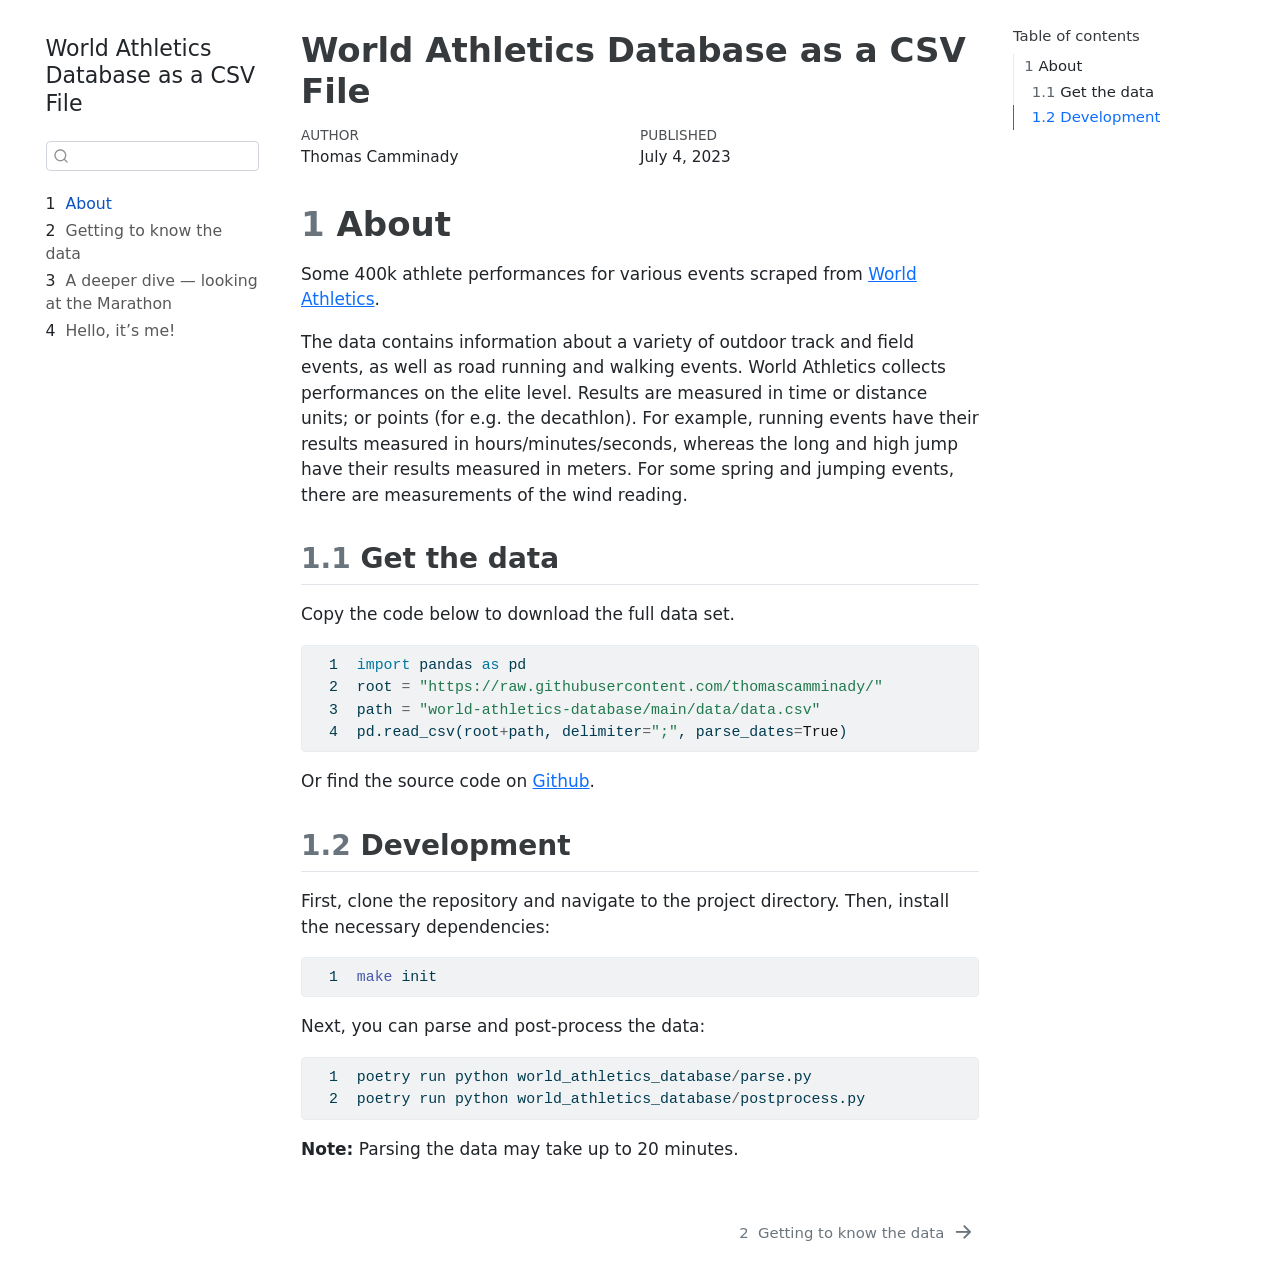
<file: index.html>
<!DOCTYPE html>
<html xmlns="http://www.w3.org/1999/xhtml" lang="en" xml:lang="en"><head>

<meta charset="utf-8">
<meta name="generator" content="quarto-1.3.433">

<meta name="viewport" content="width=device-width, initial-scale=1.0, user-scalable=yes">

<meta name="author" content="Thomas Camminady">
<meta name="dcterms.date" content="2023-07-04">

<title>World Athletics Database as a CSV File</title>
<style>
code{white-space: pre-wrap;}
span.smallcaps{font-variant: small-caps;}
div.columns{display: flex; gap: min(4vw, 1.5em);}
div.column{flex: auto; overflow-x: auto;}
div.hanging-indent{margin-left: 1.5em; text-indent: -1.5em;}
ul.task-list{list-style: none;}
ul.task-list li input[type="checkbox"] {
  width: 0.8em;
  margin: 0 0.8em 0.2em -1em; /* quarto-specific, see https://github.com/quarto-dev/quarto-cli/issues/4556 */ 
  vertical-align: middle;
}
/* CSS for syntax highlighting */
pre > code.sourceCode { white-space: pre; position: relative; }
pre > code.sourceCode > span { display: inline-block; line-height: 1.25; }
pre > code.sourceCode > span:empty { height: 1.2em; }
.sourceCode { overflow: visible; }
code.sourceCode > span { color: inherit; text-decoration: inherit; }
div.sourceCode { margin: 1em 0; }
pre.sourceCode { margin: 0; }
@media screen {
div.sourceCode { overflow: auto; }
}
@media print {
pre > code.sourceCode { white-space: pre-wrap; }
pre > code.sourceCode > span { text-indent: -5em; padding-left: 5em; }
}
pre.numberSource code
  { counter-reset: source-line 0; }
pre.numberSource code > span
  { position: relative; left: -4em; counter-increment: source-line; }
pre.numberSource code > span > a:first-child::before
  { content: counter(source-line);
    position: relative; left: -1em; text-align: right; vertical-align: baseline;
    border: none; display: inline-block;
    -webkit-touch-callout: none; -webkit-user-select: none;
    -khtml-user-select: none; -moz-user-select: none;
    -ms-user-select: none; user-select: none;
    padding: 0 4px; width: 4em;
  }
pre.numberSource { margin-left: 3em;  padding-left: 4px; }
div.sourceCode
  {   }
@media screen {
pre > code.sourceCode > span > a:first-child::before { text-decoration: underline; }
}
</style>


<script src="site_libs/quarto-nav/quarto-nav.js"></script>
<script src="site_libs/quarto-nav/headroom.min.js"></script>
<script src="site_libs/clipboard/clipboard.min.js"></script>
<script src="site_libs/quarto-search/autocomplete.umd.js"></script>
<script src="site_libs/quarto-search/fuse.min.js"></script>
<script src="site_libs/quarto-search/quarto-search.js"></script>
<meta name="quarto:offset" content="./">
<link href="./contents/stats.html" rel="next">
<script src="site_libs/quarto-html/quarto.js"></script>
<script src="site_libs/quarto-html/popper.min.js"></script>
<script src="site_libs/quarto-html/tippy.umd.min.js"></script>
<script src="site_libs/quarto-html/anchor.min.js"></script>
<link href="site_libs/quarto-html/tippy.css" rel="stylesheet">
<link href="site_libs/quarto-html/quarto-syntax-highlighting.css" rel="stylesheet" id="quarto-text-highlighting-styles">
<script src="site_libs/bootstrap/bootstrap.min.js"></script>
<link href="site_libs/bootstrap/bootstrap-icons.css" rel="stylesheet">
<link href="site_libs/bootstrap/bootstrap.min.css" rel="stylesheet" id="quarto-bootstrap" data-mode="light">
<script id="quarto-search-options" type="application/json">{
  "location": "sidebar",
  "copy-button": false,
  "collapse-after": 3,
  "panel-placement": "start",
  "type": "textbox",
  "limit": 20,
  "language": {
    "search-no-results-text": "No results",
    "search-matching-documents-text": "matching documents",
    "search-copy-link-title": "Copy link to search",
    "search-hide-matches-text": "Hide additional matches",
    "search-more-match-text": "more match in this document",
    "search-more-matches-text": "more matches in this document",
    "search-clear-button-title": "Clear",
    "search-detached-cancel-button-title": "Cancel",
    "search-submit-button-title": "Submit",
    "search-label": "Search"
  }
}</script>


<meta name="twitter:title" content="World Athletics Database as a CSV File">
<meta name="twitter:description" content="">
<meta name="twitter:card" content="summary">
</head>

<body class="nav-sidebar floating">

<div id="quarto-search-results"></div>
  <header id="quarto-header" class="headroom fixed-top">
  <nav class="quarto-secondary-nav">
    <div class="container-fluid d-flex">
      <button type="button" class="quarto-btn-toggle btn" data-bs-toggle="collapse" data-bs-target="#quarto-sidebar,#quarto-sidebar-glass" aria-controls="quarto-sidebar" aria-expanded="false" aria-label="Toggle sidebar navigation" onclick="if (window.quartoToggleHeadroom) { window.quartoToggleHeadroom(); }">
        <i class="bi bi-layout-text-sidebar-reverse"></i>
      </button>
      <nav class="quarto-page-breadcrumbs" aria-label="breadcrumb"><ol class="breadcrumb"><li class="breadcrumb-item"><a href="./index.html"><span class="chapter-number">1</span>&nbsp; <span class="chapter-title">About</span></a></li></ol></nav>
      <a class="flex-grow-1" role="button" data-bs-toggle="collapse" data-bs-target="#quarto-sidebar,#quarto-sidebar-glass" aria-controls="quarto-sidebar" aria-expanded="false" aria-label="Toggle sidebar navigation" onclick="if (window.quartoToggleHeadroom) { window.quartoToggleHeadroom(); }">      
      </a>
      <button type="button" class="btn quarto-search-button" aria-label="" onclick="window.quartoOpenSearch();">
        <i class="bi bi-search"></i>
      </button>
    </div>
  </nav>
</header>
<!-- content -->
<div id="quarto-content" class="quarto-container page-columns page-rows-contents page-layout-article">
<!-- sidebar -->
  <nav id="quarto-sidebar" class="sidebar collapse collapse-horizontal sidebar-navigation floating overflow-auto">
    <div class="pt-lg-2 mt-2 text-left sidebar-header">
    <div class="sidebar-title mb-0 py-0">
      <a href="./">World Athletics Database as a CSV File</a> 
    </div>
      </div>
        <div class="mt-2 flex-shrink-0 align-items-center">
        <div class="sidebar-search">
        <div id="quarto-search" class="" title="Search"></div>
        </div>
        </div>
    <div class="sidebar-menu-container"> 
    <ul class="list-unstyled mt-1">
        <li class="sidebar-item">
  <div class="sidebar-item-container"> 
  <a href="./index.html" class="sidebar-item-text sidebar-link active">
 <span class="menu-text"><span class="chapter-number">1</span>&nbsp; <span class="chapter-title">About</span></span></a>
  </div>
</li>
        <li class="sidebar-item">
  <div class="sidebar-item-container"> 
  <a href="./contents/stats.html" class="sidebar-item-text sidebar-link">
 <span class="menu-text"><span class="chapter-number">2</span>&nbsp; <span class="chapter-title">Getting to know the data</span></span></a>
  </div>
</li>
        <li class="sidebar-item">
  <div class="sidebar-item-container"> 
  <a href="./contents/analytics.html" class="sidebar-item-text sidebar-link">
 <span class="menu-text"><span class="chapter-number">3</span>&nbsp; <span class="chapter-title">A deeper dive — looking at the Marathon</span></span></a>
  </div>
</li>
        <li class="sidebar-item">
  <div class="sidebar-item-container"> 
  <a href="./contents/about_me.html" class="sidebar-item-text sidebar-link">
 <span class="menu-text"><span class="chapter-number">4</span>&nbsp; <span class="chapter-title">Hello, it’s me!</span></span></a>
  </div>
</li>
    </ul>
    </div>
</nav>
<div id="quarto-sidebar-glass" data-bs-toggle="collapse" data-bs-target="#quarto-sidebar,#quarto-sidebar-glass"></div>
<!-- margin-sidebar -->
    <div id="quarto-margin-sidebar" class="sidebar margin-sidebar">
        <nav id="TOC" role="doc-toc" class="toc-active">
    <h2 id="toc-title">Table of contents</h2>
   
  <ul>
  <li><a href="#about" id="toc-about" class="nav-link active" data-scroll-target="#about"><span class="header-section-number">1</span> About</a>
  <ul class="collapse">
  <li><a href="#get-the-data" id="toc-get-the-data" class="nav-link" data-scroll-target="#get-the-data"><span class="header-section-number">1.1</span> Get the data</a></li>
  <li><a href="#development" id="toc-development" class="nav-link" data-scroll-target="#development"><span class="header-section-number">1.2</span> Development</a></li>
  </ul></li>
  </ul>
</nav>
    </div>
<!-- main -->
<main class="content" id="quarto-document-content">

<header id="title-block-header" class="quarto-title-block default">
<div class="quarto-title">
<h1 class="title">World Athletics Database as a CSV File</h1>
</div>



<div class="quarto-title-meta">

    <div>
    <div class="quarto-title-meta-heading">Author</div>
    <div class="quarto-title-meta-contents">
             <p>Thomas Camminady </p>
          </div>
  </div>
    
    <div>
    <div class="quarto-title-meta-heading">Published</div>
    <div class="quarto-title-meta-contents">
      <p class="date">July 4, 2023</p>
    </div>
  </div>
  
    
  </div>
  

</header>

<section id="about" class="level1" data-number="1">
<h1 data-number="1"><span class="header-section-number">1</span> About</h1>
<p>Some 400k athlete performances for various events scraped from <a href="https://worldathletics.org/records/all-time-toplists/sprints/100-metres/outdoor/women/senior">World Athletics</a>.</p>
<p>The data contains information about a variety of outdoor track and field events, as well as road running and walking events. World Athletics collects performances on the elite level. Results are measured in time or distance units; or points (for e.g.&nbsp;the decathlon). For example, running events have their results measured in hours/minutes/seconds, whereas the long and high jump have their results measured in meters. For some spring and jumping events, there are measurements of the wind reading.</p>
<section id="get-the-data" class="level2" data-number="1.1">
<h2 data-number="1.1" class="anchored" data-anchor-id="get-the-data"><span class="header-section-number">1.1</span> Get the data</h2>
<p>Copy the code below to download the full data set.</p>
<div class="sourceCode" id="cb1"><pre class="sourceCode numberSource python number-lines code-with-copy"><code class="sourceCode python"><span id="cb1-1"><a href="#cb1-1"></a><span class="im">import</span> pandas <span class="im">as</span> pd</span>
<span id="cb1-2"><a href="#cb1-2"></a>root <span class="op">=</span> <span class="st">"https://raw.githubusercontent.com/thomascamminady/"</span></span>
<span id="cb1-3"><a href="#cb1-3"></a>path <span class="op">=</span> <span class="st">"world-athletics-database/main/data/data.csv"</span></span>
<span id="cb1-4"><a href="#cb1-4"></a>pd.read_csv(root<span class="op">+</span>path, delimiter<span class="op">=</span><span class="st">";"</span>, parse_dates<span class="op">=</span><span class="va">True</span>)</span></code><button title="Copy to Clipboard" class="code-copy-button"><i class="bi"></i></button></pre></div>
<p>Or find the source code on <a href="https://github.com/thomascamminady/world-athletics-database">Github</a>.</p>
</section>
<section id="development" class="level2" data-number="1.2">
<h2 data-number="1.2" class="anchored" data-anchor-id="development"><span class="header-section-number">1.2</span> Development</h2>
<p>First, clone the repository and navigate to the project directory. Then, install the necessary dependencies:</p>
<div class="sourceCode" id="cb2"><pre class="sourceCode numberSource bash number-lines code-with-copy"><code class="sourceCode bash"><span id="cb2-1"><a href="#cb2-1"></a><span class="fu">make</span> init</span></code><button title="Copy to Clipboard" class="code-copy-button"><i class="bi"></i></button></pre></div>
<p>Next, you can parse and post-process the data:</p>
<div class="sourceCode" id="cb3"><pre class="sourceCode numberSource python number-lines code-with-copy"><code class="sourceCode python"><span id="cb3-1"><a href="#cb3-1"></a>poetry run python world_athletics_database<span class="op">/</span>parse.py</span>
<span id="cb3-2"><a href="#cb3-2"></a>poetry run python world_athletics_database<span class="op">/</span>postprocess.py</span></code><button title="Copy to Clipboard" class="code-copy-button"><i class="bi"></i></button></pre></div>
<p><strong>Note:</strong> Parsing the data may take up to 20 minutes.</p>


</section>
</section>

</main> <!-- /main -->
<script id="quarto-html-after-body" type="application/javascript">
window.document.addEventListener("DOMContentLoaded", function (event) {
  const toggleBodyColorMode = (bsSheetEl) => {
    const mode = bsSheetEl.getAttribute("data-mode");
    const bodyEl = window.document.querySelector("body");
    if (mode === "dark") {
      bodyEl.classList.add("quarto-dark");
      bodyEl.classList.remove("quarto-light");
    } else {
      bodyEl.classList.add("quarto-light");
      bodyEl.classList.remove("quarto-dark");
    }
  }
  const toggleBodyColorPrimary = () => {
    const bsSheetEl = window.document.querySelector("link#quarto-bootstrap");
    if (bsSheetEl) {
      toggleBodyColorMode(bsSheetEl);
    }
  }
  toggleBodyColorPrimary();  
  const icon = "";
  const anchorJS = new window.AnchorJS();
  anchorJS.options = {
    placement: 'right',
    icon: icon
  };
  anchorJS.add('.anchored');
  const isCodeAnnotation = (el) => {
    for (const clz of el.classList) {
      if (clz.startsWith('code-annotation-')) {                     
        return true;
      }
    }
    return false;
  }
  const clipboard = new window.ClipboardJS('.code-copy-button', {
    text: function(trigger) {
      const codeEl = trigger.previousElementSibling.cloneNode(true);
      for (const childEl of codeEl.children) {
        if (isCodeAnnotation(childEl)) {
          childEl.remove();
        }
      }
      return codeEl.innerText;
    }
  });
  clipboard.on('success', function(e) {
    // button target
    const button = e.trigger;
    // don't keep focus
    button.blur();
    // flash "checked"
    button.classList.add('code-copy-button-checked');
    var currentTitle = button.getAttribute("title");
    button.setAttribute("title", "Copied!");
    let tooltip;
    if (window.bootstrap) {
      button.setAttribute("data-bs-toggle", "tooltip");
      button.setAttribute("data-bs-placement", "left");
      button.setAttribute("data-bs-title", "Copied!");
      tooltip = new bootstrap.Tooltip(button, 
        { trigger: "manual", 
          customClass: "code-copy-button-tooltip",
          offset: [0, -8]});
      tooltip.show();    
    }
    setTimeout(function() {
      if (tooltip) {
        tooltip.hide();
        button.removeAttribute("data-bs-title");
        button.removeAttribute("data-bs-toggle");
        button.removeAttribute("data-bs-placement");
      }
      button.setAttribute("title", currentTitle);
      button.classList.remove('code-copy-button-checked');
    }, 1000);
    // clear code selection
    e.clearSelection();
  });
  function tippyHover(el, contentFn) {
    const config = {
      allowHTML: true,
      content: contentFn,
      maxWidth: 500,
      delay: 100,
      arrow: false,
      appendTo: function(el) {
          return el.parentElement;
      },
      interactive: true,
      interactiveBorder: 10,
      theme: 'quarto',
      placement: 'bottom-start'
    };
    window.tippy(el, config); 
  }
  const noterefs = window.document.querySelectorAll('a[role="doc-noteref"]');
  for (var i=0; i<noterefs.length; i++) {
    const ref = noterefs[i];
    tippyHover(ref, function() {
      // use id or data attribute instead here
      let href = ref.getAttribute('data-footnote-href') || ref.getAttribute('href');
      try { href = new URL(href).hash; } catch {}
      const id = href.replace(/^#\/?/, "");
      const note = window.document.getElementById(id);
      return note.innerHTML;
    });
  }
      let selectedAnnoteEl;
      const selectorForAnnotation = ( cell, annotation) => {
        let cellAttr = 'data-code-cell="' + cell + '"';
        let lineAttr = 'data-code-annotation="' +  annotation + '"';
        const selector = 'span[' + cellAttr + '][' + lineAttr + ']';
        return selector;
      }
      const selectCodeLines = (annoteEl) => {
        const doc = window.document;
        const targetCell = annoteEl.getAttribute("data-target-cell");
        const targetAnnotation = annoteEl.getAttribute("data-target-annotation");
        const annoteSpan = window.document.querySelector(selectorForAnnotation(targetCell, targetAnnotation));
        const lines = annoteSpan.getAttribute("data-code-lines").split(",");
        const lineIds = lines.map((line) => {
          return targetCell + "-" + line;
        })
        let top = null;
        let height = null;
        let parent = null;
        if (lineIds.length > 0) {
            //compute the position of the single el (top and bottom and make a div)
            const el = window.document.getElementById(lineIds[0]);
            top = el.offsetTop;
            height = el.offsetHeight;
            parent = el.parentElement.parentElement;
          if (lineIds.length > 1) {
            const lastEl = window.document.getElementById(lineIds[lineIds.length - 1]);
            const bottom = lastEl.offsetTop + lastEl.offsetHeight;
            height = bottom - top;
          }
          if (top !== null && height !== null && parent !== null) {
            // cook up a div (if necessary) and position it 
            let div = window.document.getElementById("code-annotation-line-highlight");
            if (div === null) {
              div = window.document.createElement("div");
              div.setAttribute("id", "code-annotation-line-highlight");
              div.style.position = 'absolute';
              parent.appendChild(div);
            }
            div.style.top = top - 2 + "px";
            div.style.height = height + 4 + "px";
            let gutterDiv = window.document.getElementById("code-annotation-line-highlight-gutter");
            if (gutterDiv === null) {
              gutterDiv = window.document.createElement("div");
              gutterDiv.setAttribute("id", "code-annotation-line-highlight-gutter");
              gutterDiv.style.position = 'absolute';
              const codeCell = window.document.getElementById(targetCell);
              const gutter = codeCell.querySelector('.code-annotation-gutter');
              gutter.appendChild(gutterDiv);
            }
            gutterDiv.style.top = top - 2 + "px";
            gutterDiv.style.height = height + 4 + "px";
          }
          selectedAnnoteEl = annoteEl;
        }
      };
      const unselectCodeLines = () => {
        const elementsIds = ["code-annotation-line-highlight", "code-annotation-line-highlight-gutter"];
        elementsIds.forEach((elId) => {
          const div = window.document.getElementById(elId);
          if (div) {
            div.remove();
          }
        });
        selectedAnnoteEl = undefined;
      };
      // Attach click handler to the DT
      const annoteDls = window.document.querySelectorAll('dt[data-target-cell]');
      for (const annoteDlNode of annoteDls) {
        annoteDlNode.addEventListener('click', (event) => {
          const clickedEl = event.target;
          if (clickedEl !== selectedAnnoteEl) {
            unselectCodeLines();
            const activeEl = window.document.querySelector('dt[data-target-cell].code-annotation-active');
            if (activeEl) {
              activeEl.classList.remove('code-annotation-active');
            }
            selectCodeLines(clickedEl);
            clickedEl.classList.add('code-annotation-active');
          } else {
            // Unselect the line
            unselectCodeLines();
            clickedEl.classList.remove('code-annotation-active');
          }
        });
      }
  const findCites = (el) => {
    const parentEl = el.parentElement;
    if (parentEl) {
      const cites = parentEl.dataset.cites;
      if (cites) {
        return {
          el,
          cites: cites.split(' ')
        };
      } else {
        return findCites(el.parentElement)
      }
    } else {
      return undefined;
    }
  };
  var bibliorefs = window.document.querySelectorAll('a[role="doc-biblioref"]');
  for (var i=0; i<bibliorefs.length; i++) {
    const ref = bibliorefs[i];
    const citeInfo = findCites(ref);
    if (citeInfo) {
      tippyHover(citeInfo.el, function() {
        var popup = window.document.createElement('div');
        citeInfo.cites.forEach(function(cite) {
          var citeDiv = window.document.createElement('div');
          citeDiv.classList.add('hanging-indent');
          citeDiv.classList.add('csl-entry');
          var biblioDiv = window.document.getElementById('ref-' + cite);
          if (biblioDiv) {
            citeDiv.innerHTML = biblioDiv.innerHTML;
          }
          popup.appendChild(citeDiv);
        });
        return popup.innerHTML;
      });
    }
  }
});
</script>
<nav class="page-navigation">
  <div class="nav-page nav-page-previous">
  </div>
  <div class="nav-page nav-page-next">
      <a href="./contents/stats.html" class="pagination-link">
        <span class="nav-page-text"><span class="chapter-number">2</span>&nbsp; <span class="chapter-title">Getting to know the data</span></span> <i class="bi bi-arrow-right-short"></i>
      </a>
  </div>
</nav>
</div> <!-- /content -->



</body></html>
</file>
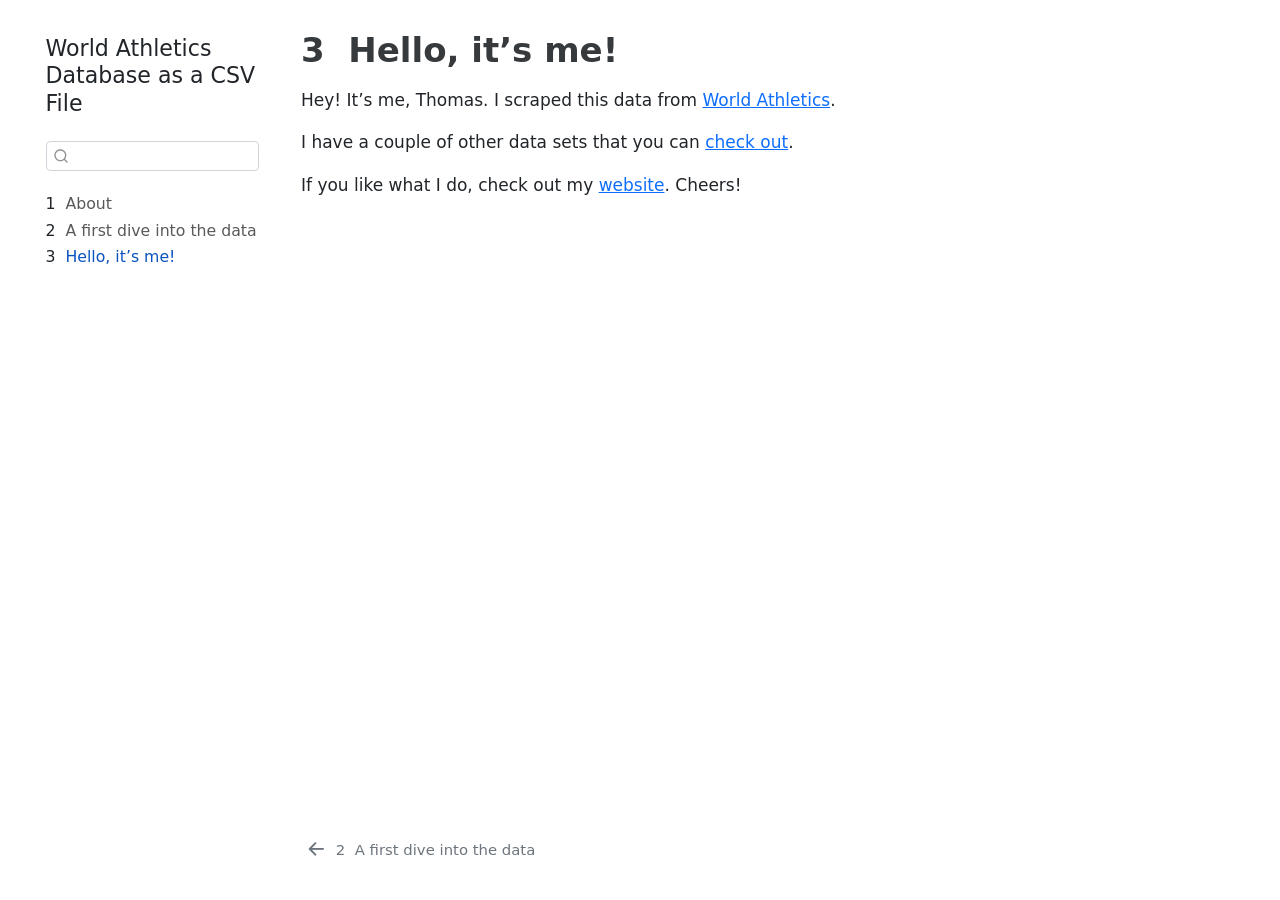
<file: about_me.html>
<!DOCTYPE html>
<html xmlns="http://www.w3.org/1999/xhtml" lang="en" xml:lang="en"><head>

<meta charset="utf-8">
<meta name="generator" content="quarto-1.3.306">

<meta name="viewport" content="width=device-width, initial-scale=1.0, user-scalable=yes">


<title>World Athletics Database as a CSV File - 3&nbsp; Hello, it’s me!</title>
<style>
code{white-space: pre-wrap;}
span.smallcaps{font-variant: small-caps;}
div.columns{display: flex; gap: min(4vw, 1.5em);}
div.column{flex: auto; overflow-x: auto;}
div.hanging-indent{margin-left: 1.5em; text-indent: -1.5em;}
ul.task-list{list-style: none;}
ul.task-list li input[type="checkbox"] {
  width: 0.8em;
  margin: 0 0.8em 0.2em -1em; /* quarto-specific, see https://github.com/quarto-dev/quarto-cli/issues/4556 */ 
  vertical-align: middle;
}
</style>


<script src="site_libs/quarto-nav/quarto-nav.js"></script>
<script src="site_libs/quarto-nav/headroom.min.js"></script>
<script src="site_libs/clipboard/clipboard.min.js"></script>
<script src="site_libs/quarto-search/autocomplete.umd.js"></script>
<script src="site_libs/quarto-search/fuse.min.js"></script>
<script src="site_libs/quarto-search/quarto-search.js"></script>
<meta name="quarto:offset" content="./">
<link href="./analytics.html" rel="prev">
<script src="site_libs/quarto-html/quarto.js"></script>
<script src="site_libs/quarto-html/popper.min.js"></script>
<script src="site_libs/quarto-html/tippy.umd.min.js"></script>
<script src="site_libs/quarto-html/anchor.min.js"></script>
<link href="site_libs/quarto-html/tippy.css" rel="stylesheet">
<link href="site_libs/quarto-html/quarto-syntax-highlighting.css" rel="stylesheet" id="quarto-text-highlighting-styles">
<script src="site_libs/bootstrap/bootstrap.min.js"></script>
<link href="site_libs/bootstrap/bootstrap-icons.css" rel="stylesheet">
<link href="site_libs/bootstrap/bootstrap.min.css" rel="stylesheet" id="quarto-bootstrap" data-mode="light">
<script id="quarto-search-options" type="application/json">{
  "location": "sidebar",
  "copy-button": false,
  "collapse-after": 3,
  "panel-placement": "start",
  "type": "textbox",
  "limit": 20,
  "language": {
    "search-no-results-text": "No results",
    "search-matching-documents-text": "matching documents",
    "search-copy-link-title": "Copy link to search",
    "search-hide-matches-text": "Hide additional matches",
    "search-more-match-text": "more match in this document",
    "search-more-matches-text": "more matches in this document",
    "search-clear-button-title": "Clear",
    "search-detached-cancel-button-title": "Cancel",
    "search-submit-button-title": "Submit"
  }
}</script>


<meta name="twitter:title" content="World Athletics Database as a CSV File - 3&nbsp; Hello, it’s me!">
<meta name="twitter:description" content="">
<meta name="twitter:card" content="summary">
</head>

<body class="nav-sidebar floating">

<div id="quarto-search-results"></div>
  <header id="quarto-header" class="headroom fixed-top">
  <nav class="quarto-secondary-nav">
    <div class="container-fluid d-flex">
      <button type="button" class="quarto-btn-toggle btn" data-bs-toggle="collapse" data-bs-target="#quarto-sidebar,#quarto-sidebar-glass" aria-controls="quarto-sidebar" aria-expanded="false" aria-label="Toggle sidebar navigation" onclick="if (window.quartoToggleHeadroom) { window.quartoToggleHeadroom(); }">
        <i class="bi bi-layout-text-sidebar-reverse"></i>
      </button>
      <nav class="quarto-page-breadcrumbs" aria-label="breadcrumb"><ol class="breadcrumb"><li class="breadcrumb-item"><a href="./about_me.html"><span class="chapter-number">3</span>&nbsp; <span class="chapter-title">Hello, it's me!</span></a></li></ol></nav>
      <a class="flex-grow-1" role="button" data-bs-toggle="collapse" data-bs-target="#quarto-sidebar,#quarto-sidebar-glass" aria-controls="quarto-sidebar" aria-expanded="false" aria-label="Toggle sidebar navigation" onclick="if (window.quartoToggleHeadroom) { window.quartoToggleHeadroom(); }">      
      </a>
      <button type="button" class="btn quarto-search-button" aria-label="Search" onclick="window.quartoOpenSearch();">
        <i class="bi bi-search"></i>
      </button>
    </div>
  </nav>
</header>
<!-- content -->
<div id="quarto-content" class="quarto-container page-columns page-rows-contents page-layout-article">
<!-- sidebar -->
  <nav id="quarto-sidebar" class="sidebar collapse collapse-horizontal sidebar-navigation floating overflow-auto">
    <div class="pt-lg-2 mt-2 text-left sidebar-header">
    <div class="sidebar-title mb-0 py-0">
      <a href="./">World Athletics Database as a CSV File</a> 
    </div>
      </div>
        <div class="mt-2 flex-shrink-0 align-items-center">
        <div class="sidebar-search">
        <div id="quarto-search" class="" title="Search"></div>
        </div>
        </div>
    <div class="sidebar-menu-container"> 
    <ul class="list-unstyled mt-1">
        <li class="sidebar-item">
  <div class="sidebar-item-container"> 
  <a href="./index.html" class="sidebar-item-text sidebar-link">
 <span class="menu-text"><span class="chapter-number">1</span>&nbsp; <span class="chapter-title">About</span></span></a>
  </div>
</li>
        <li class="sidebar-item">
  <div class="sidebar-item-container"> 
  <a href="./analytics.html" class="sidebar-item-text sidebar-link">
 <span class="menu-text"><span class="chapter-number">2</span>&nbsp; <span class="chapter-title">A first dive into the data</span></span></a>
  </div>
</li>
        <li class="sidebar-item">
  <div class="sidebar-item-container"> 
  <a href="./about_me.html" class="sidebar-item-text sidebar-link active">
 <span class="menu-text"><span class="chapter-number">3</span>&nbsp; <span class="chapter-title">Hello, it’s me!</span></span></a>
  </div>
</li>
    </ul>
    </div>
</nav>
<div id="quarto-sidebar-glass" data-bs-toggle="collapse" data-bs-target="#quarto-sidebar,#quarto-sidebar-glass"></div>
<!-- margin-sidebar -->
    <div id="quarto-margin-sidebar" class="sidebar margin-sidebar">
        
    </div>
<!-- main -->
<main class="content" id="quarto-document-content">

<header id="title-block-header" class="quarto-title-block default">
<div class="quarto-title">
<h1 class="title"><span class="chapter-number">3</span>&nbsp; <span class="chapter-title">Hello, it’s me!</span></h1>
</div>



<div class="quarto-title-meta">

    
  
    
  </div>
  

</header>

<p>Hey! It’s me, Thomas. I scraped this data from <a href="https://worldathletics.org">World Athletics</a>.</p>
<p>I have a couple of other data sets that you can <a href="https://www.camminady.dev/contents/datasets.html">check out</a>.</p>
<p>If you like what I do, check out my <a href="https://www.camminady.dev">website</a>. Cheers!</p>



</main> <!-- /main -->
<script id="quarto-html-after-body" type="application/javascript">
window.document.addEventListener("DOMContentLoaded", function (event) {
  const toggleBodyColorMode = (bsSheetEl) => {
    const mode = bsSheetEl.getAttribute("data-mode");
    const bodyEl = window.document.querySelector("body");
    if (mode === "dark") {
      bodyEl.classList.add("quarto-dark");
      bodyEl.classList.remove("quarto-light");
    } else {
      bodyEl.classList.add("quarto-light");
      bodyEl.classList.remove("quarto-dark");
    }
  }
  const toggleBodyColorPrimary = () => {
    const bsSheetEl = window.document.querySelector("link#quarto-bootstrap");
    if (bsSheetEl) {
      toggleBodyColorMode(bsSheetEl);
    }
  }
  toggleBodyColorPrimary();  
  const icon = "";
  const anchorJS = new window.AnchorJS();
  anchorJS.options = {
    placement: 'right',
    icon: icon
  };
  anchorJS.add('.anchored');
  const isCodeAnnotation = (el) => {
    for (const clz of el.classList) {
      if (clz.startsWith('code-annotation-')) {                     
        return true;
      }
    }
    return false;
  }
  const clipboard = new window.ClipboardJS('.code-copy-button', {
    text: function(trigger) {
      const codeEl = trigger.previousElementSibling.cloneNode(true);
      for (const childEl of codeEl.children) {
        if (isCodeAnnotation(childEl)) {
          childEl.remove();
        }
      }
      return codeEl.innerText;
    }
  });
  clipboard.on('success', function(e) {
    // button target
    const button = e.trigger;
    // don't keep focus
    button.blur();
    // flash "checked"
    button.classList.add('code-copy-button-checked');
    var currentTitle = button.getAttribute("title");
    button.setAttribute("title", "Copied!");
    let tooltip;
    if (window.bootstrap) {
      button.setAttribute("data-bs-toggle", "tooltip");
      button.setAttribute("data-bs-placement", "left");
      button.setAttribute("data-bs-title", "Copied!");
      tooltip = new bootstrap.Tooltip(button, 
        { trigger: "manual", 
          customClass: "code-copy-button-tooltip",
          offset: [0, -8]});
      tooltip.show();    
    }
    setTimeout(function() {
      if (tooltip) {
        tooltip.hide();
        button.removeAttribute("data-bs-title");
        button.removeAttribute("data-bs-toggle");
        button.removeAttribute("data-bs-placement");
      }
      button.setAttribute("title", currentTitle);
      button.classList.remove('code-copy-button-checked');
    }, 1000);
    // clear code selection
    e.clearSelection();
  });
  function tippyHover(el, contentFn) {
    const config = {
      allowHTML: true,
      content: contentFn,
      maxWidth: 500,
      delay: 100,
      arrow: false,
      appendTo: function(el) {
          return el.parentElement;
      },
      interactive: true,
      interactiveBorder: 10,
      theme: 'quarto',
      placement: 'bottom-start'
    };
    window.tippy(el, config); 
  }
  const noterefs = window.document.querySelectorAll('a[role="doc-noteref"]');
  for (var i=0; i<noterefs.length; i++) {
    const ref = noterefs[i];
    tippyHover(ref, function() {
      // use id or data attribute instead here
      let href = ref.getAttribute('data-footnote-href') || ref.getAttribute('href');
      try { href = new URL(href).hash; } catch {}
      const id = href.replace(/^#\/?/, "");
      const note = window.document.getElementById(id);
      return note.innerHTML;
    });
  }
      let selectedAnnoteEl;
      const selectorForAnnotation = ( cell, annotation) => {
        let cellAttr = 'data-code-cell="' + cell + '"';
        let lineAttr = 'data-code-annotation="' +  annotation + '"';
        const selector = 'span[' + cellAttr + '][' + lineAttr + ']';
        return selector;
      }
      const selectCodeLines = (annoteEl) => {
        const doc = window.document;
        const targetCell = annoteEl.getAttribute("data-target-cell");
        const targetAnnotation = annoteEl.getAttribute("data-target-annotation");
        const annoteSpan = window.document.querySelector(selectorForAnnotation(targetCell, targetAnnotation));
        const lines = annoteSpan.getAttribute("data-code-lines").split(",");
        const lineIds = lines.map((line) => {
          return targetCell + "-" + line;
        })
        let top = null;
        let height = null;
        let parent = null;
        if (lineIds.length > 0) {
            //compute the position of the single el (top and bottom and make a div)
            const el = window.document.getElementById(lineIds[0]);
            top = el.offsetTop;
            height = el.offsetHeight;
            parent = el.parentElement.parentElement;
          if (lineIds.length > 1) {
            const lastEl = window.document.getElementById(lineIds[lineIds.length - 1]);
            const bottom = lastEl.offsetTop + lastEl.offsetHeight;
            height = bottom - top;
          }
          if (top !== null && height !== null && parent !== null) {
            // cook up a div (if necessary) and position it 
            let div = window.document.getElementById("code-annotation-line-highlight");
            if (div === null) {
              div = window.document.createElement("div");
              div.setAttribute("id", "code-annotation-line-highlight");
              div.style.position = 'absolute';
              parent.appendChild(div);
            }
            div.style.top = top - 2 + "px";
            div.style.height = height + 4 + "px";
            let gutterDiv = window.document.getElementById("code-annotation-line-highlight-gutter");
            if (gutterDiv === null) {
              gutterDiv = window.document.createElement("div");
              gutterDiv.setAttribute("id", "code-annotation-line-highlight-gutter");
              gutterDiv.style.position = 'absolute';
              const codeCell = window.document.getElementById(targetCell);
              const gutter = codeCell.querySelector('.code-annotation-gutter');
              gutter.appendChild(gutterDiv);
            }
            gutterDiv.style.top = top - 2 + "px";
            gutterDiv.style.height = height + 4 + "px";
          }
          selectedAnnoteEl = annoteEl;
        }
      };
      const unselectCodeLines = () => {
        const elementsIds = ["code-annotation-line-highlight", "code-annotation-line-highlight-gutter"];
        elementsIds.forEach((elId) => {
          const div = window.document.getElementById(elId);
          if (div) {
            div.remove();
          }
        });
        selectedAnnoteEl = undefined;
      };
      // Attach click handler to the DT
      const annoteDls = window.document.querySelectorAll('dt[data-target-cell]');
      for (const annoteDlNode of annoteDls) {
        annoteDlNode.addEventListener('click', (event) => {
          const clickedEl = event.target;
          if (clickedEl !== selectedAnnoteEl) {
            unselectCodeLines();
            const activeEl = window.document.querySelector('dt[data-target-cell].code-annotation-active');
            if (activeEl) {
              activeEl.classList.remove('code-annotation-active');
            }
            selectCodeLines(clickedEl);
            clickedEl.classList.add('code-annotation-active');
          } else {
            // Unselect the line
            unselectCodeLines();
            clickedEl.classList.remove('code-annotation-active');
          }
        });
      }
  const findCites = (el) => {
    const parentEl = el.parentElement;
    if (parentEl) {
      const cites = parentEl.dataset.cites;
      if (cites) {
        return {
          el,
          cites: cites.split(' ')
        };
      } else {
        return findCites(el.parentElement)
      }
    } else {
      return undefined;
    }
  };
  var bibliorefs = window.document.querySelectorAll('a[role="doc-biblioref"]');
  for (var i=0; i<bibliorefs.length; i++) {
    const ref = bibliorefs[i];
    const citeInfo = findCites(ref);
    if (citeInfo) {
      tippyHover(citeInfo.el, function() {
        var popup = window.document.createElement('div');
        citeInfo.cites.forEach(function(cite) {
          var citeDiv = window.document.createElement('div');
          citeDiv.classList.add('hanging-indent');
          citeDiv.classList.add('csl-entry');
          var biblioDiv = window.document.getElementById('ref-' + cite);
          if (biblioDiv) {
            citeDiv.innerHTML = biblioDiv.innerHTML;
          }
          popup.appendChild(citeDiv);
        });
        return popup.innerHTML;
      });
    }
  }
});
</script>
<nav class="page-navigation">
  <div class="nav-page nav-page-previous">
      <a href="./analytics.html" class="pagination-link">
        <i class="bi bi-arrow-left-short"></i> <span class="nav-page-text"><span class="chapter-number">2</span>&nbsp; <span class="chapter-title">A first dive into the data</span></span>
      </a>          
  </div>
  <div class="nav-page nav-page-next">
  </div>
</nav>
</div> <!-- /content -->



</body></html>
</file>
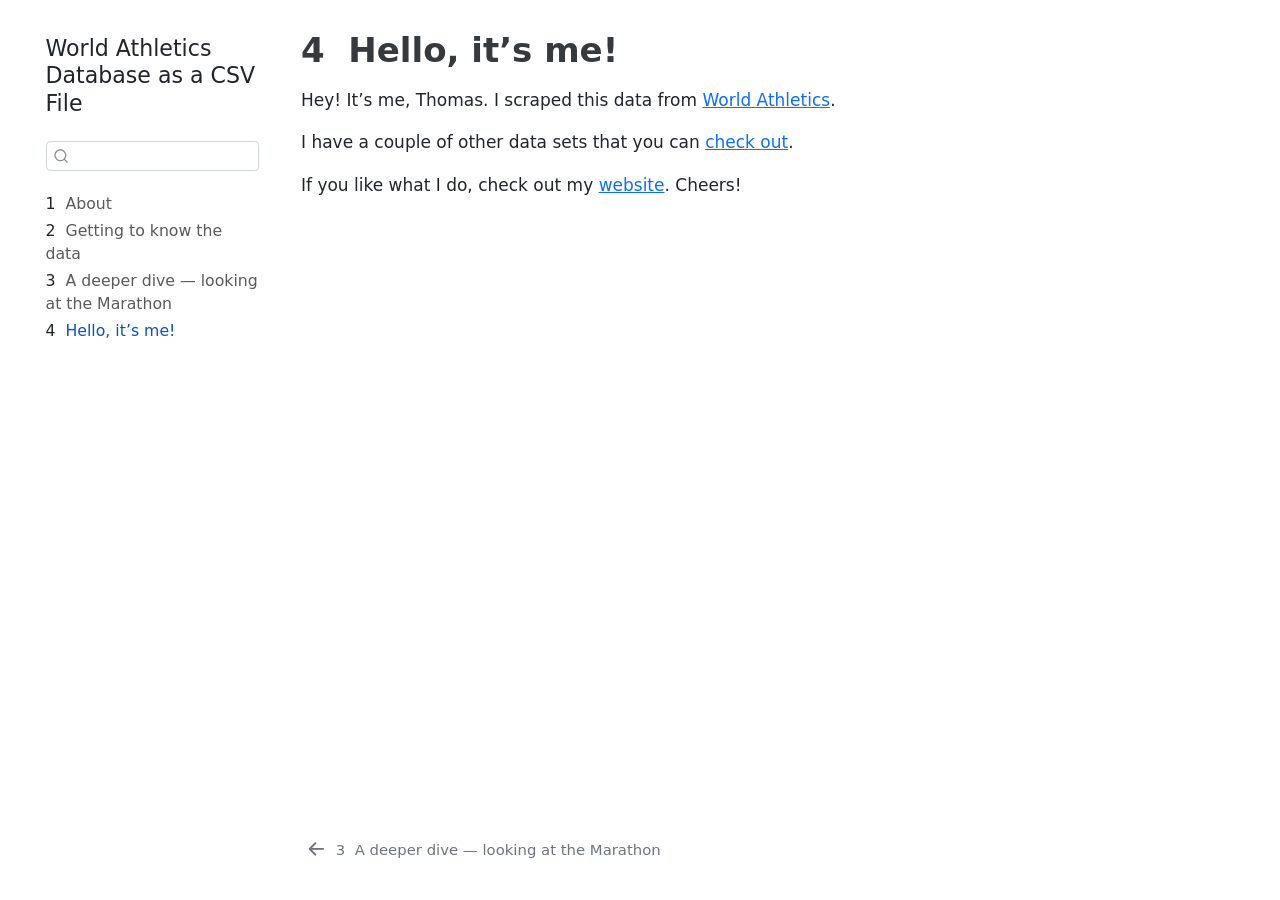
<file: contents/about_me.html>
<!DOCTYPE html>
<html xmlns="http://www.w3.org/1999/xhtml" lang="en" xml:lang="en"><head>

<meta charset="utf-8">
<meta name="generator" content="quarto-1.3.433">

<meta name="viewport" content="width=device-width, initial-scale=1.0, user-scalable=yes">


<title>World Athletics Database as a CSV File - 4&nbsp; Hello, it’s me!</title>
<style>
code{white-space: pre-wrap;}
span.smallcaps{font-variant: small-caps;}
div.columns{display: flex; gap: min(4vw, 1.5em);}
div.column{flex: auto; overflow-x: auto;}
div.hanging-indent{margin-left: 1.5em; text-indent: -1.5em;}
ul.task-list{list-style: none;}
ul.task-list li input[type="checkbox"] {
  width: 0.8em;
  margin: 0 0.8em 0.2em -1em; /* quarto-specific, see https://github.com/quarto-dev/quarto-cli/issues/4556 */ 
  vertical-align: middle;
}
</style>


<script src="../site_libs/quarto-nav/quarto-nav.js"></script>
<script src="../site_libs/quarto-nav/headroom.min.js"></script>
<script src="../site_libs/clipboard/clipboard.min.js"></script>
<script src="../site_libs/quarto-search/autocomplete.umd.js"></script>
<script src="../site_libs/quarto-search/fuse.min.js"></script>
<script src="../site_libs/quarto-search/quarto-search.js"></script>
<meta name="quarto:offset" content="../">
<link href="../contents/analytics.html" rel="prev">
<script src="../site_libs/quarto-html/quarto.js"></script>
<script src="../site_libs/quarto-html/popper.min.js"></script>
<script src="../site_libs/quarto-html/tippy.umd.min.js"></script>
<script src="../site_libs/quarto-html/anchor.min.js"></script>
<link href="../site_libs/quarto-html/tippy.css" rel="stylesheet">
<link href="../site_libs/quarto-html/quarto-syntax-highlighting.css" rel="stylesheet" id="quarto-text-highlighting-styles">
<script src="../site_libs/bootstrap/bootstrap.min.js"></script>
<link href="../site_libs/bootstrap/bootstrap-icons.css" rel="stylesheet">
<link href="../site_libs/bootstrap/bootstrap.min.css" rel="stylesheet" id="quarto-bootstrap" data-mode="light">
<script id="quarto-search-options" type="application/json">{
  "location": "sidebar",
  "copy-button": false,
  "collapse-after": 3,
  "panel-placement": "start",
  "type": "textbox",
  "limit": 20,
  "language": {
    "search-no-results-text": "No results",
    "search-matching-documents-text": "matching documents",
    "search-copy-link-title": "Copy link to search",
    "search-hide-matches-text": "Hide additional matches",
    "search-more-match-text": "more match in this document",
    "search-more-matches-text": "more matches in this document",
    "search-clear-button-title": "Clear",
    "search-detached-cancel-button-title": "Cancel",
    "search-submit-button-title": "Submit",
    "search-label": "Search"
  }
}</script>


<meta name="twitter:title" content="World Athletics Database as a CSV File - 4&nbsp; Hello, it’s me!">
<meta name="twitter:description" content="">
<meta name="twitter:card" content="summary">
</head>

<body class="nav-sidebar floating">

<div id="quarto-search-results"></div>
  <header id="quarto-header" class="headroom fixed-top">
  <nav class="quarto-secondary-nav">
    <div class="container-fluid d-flex">
      <button type="button" class="quarto-btn-toggle btn" data-bs-toggle="collapse" data-bs-target="#quarto-sidebar,#quarto-sidebar-glass" aria-controls="quarto-sidebar" aria-expanded="false" aria-label="Toggle sidebar navigation" onclick="if (window.quartoToggleHeadroom) { window.quartoToggleHeadroom(); }">
        <i class="bi bi-layout-text-sidebar-reverse"></i>
      </button>
      <nav class="quarto-page-breadcrumbs" aria-label="breadcrumb"><ol class="breadcrumb"><li class="breadcrumb-item"><a href="../contents/about_me.html"><span class="chapter-number">4</span>&nbsp; <span class="chapter-title">Hello, it's me!</span></a></li></ol></nav>
      <a class="flex-grow-1" role="button" data-bs-toggle="collapse" data-bs-target="#quarto-sidebar,#quarto-sidebar-glass" aria-controls="quarto-sidebar" aria-expanded="false" aria-label="Toggle sidebar navigation" onclick="if (window.quartoToggleHeadroom) { window.quartoToggleHeadroom(); }">      
      </a>
      <button type="button" class="btn quarto-search-button" aria-label="" onclick="window.quartoOpenSearch();">
        <i class="bi bi-search"></i>
      </button>
    </div>
  </nav>
</header>
<!-- content -->
<div id="quarto-content" class="quarto-container page-columns page-rows-contents page-layout-article">
<!-- sidebar -->
  <nav id="quarto-sidebar" class="sidebar collapse collapse-horizontal sidebar-navigation floating overflow-auto">
    <div class="pt-lg-2 mt-2 text-left sidebar-header">
    <div class="sidebar-title mb-0 py-0">
      <a href="../">World Athletics Database as a CSV File</a> 
    </div>
      </div>
        <div class="mt-2 flex-shrink-0 align-items-center">
        <div class="sidebar-search">
        <div id="quarto-search" class="" title="Search"></div>
        </div>
        </div>
    <div class="sidebar-menu-container"> 
    <ul class="list-unstyled mt-1">
        <li class="sidebar-item">
  <div class="sidebar-item-container"> 
  <a href="../index.html" class="sidebar-item-text sidebar-link">
 <span class="menu-text"><span class="chapter-number">1</span>&nbsp; <span class="chapter-title">About</span></span></a>
  </div>
</li>
        <li class="sidebar-item">
  <div class="sidebar-item-container"> 
  <a href="../contents/stats.html" class="sidebar-item-text sidebar-link">
 <span class="menu-text"><span class="chapter-number">2</span>&nbsp; <span class="chapter-title">Getting to know the data</span></span></a>
  </div>
</li>
        <li class="sidebar-item">
  <div class="sidebar-item-container"> 
  <a href="../contents/analytics.html" class="sidebar-item-text sidebar-link">
 <span class="menu-text"><span class="chapter-number">3</span>&nbsp; <span class="chapter-title">A deeper dive — looking at the Marathon</span></span></a>
  </div>
</li>
        <li class="sidebar-item">
  <div class="sidebar-item-container"> 
  <a href="../contents/about_me.html" class="sidebar-item-text sidebar-link active">
 <span class="menu-text"><span class="chapter-number">4</span>&nbsp; <span class="chapter-title">Hello, it’s me!</span></span></a>
  </div>
</li>
    </ul>
    </div>
</nav>
<div id="quarto-sidebar-glass" data-bs-toggle="collapse" data-bs-target="#quarto-sidebar,#quarto-sidebar-glass"></div>
<!-- margin-sidebar -->
    <div id="quarto-margin-sidebar" class="sidebar margin-sidebar">
        
    </div>
<!-- main -->
<main class="content" id="quarto-document-content">

<header id="title-block-header" class="quarto-title-block default">
<div class="quarto-title">
<h1 class="title"><span class="chapter-number">4</span>&nbsp; <span class="chapter-title">Hello, it’s me!</span></h1>
</div>



<div class="quarto-title-meta">

    
  
    
  </div>
  

</header>

<p>Hey! It’s me, Thomas. I scraped this data from <a href="https://worldathletics.org">World Athletics</a>.</p>
<p>I have a couple of other data sets that you can <a href="https://www.camminady.dev/contents/datasets.html">check out</a>.</p>
<p>If you like what I do, check out my <a href="https://www.camminady.dev">website</a>. Cheers!</p>



</main> <!-- /main -->
<script id="quarto-html-after-body" type="application/javascript">
window.document.addEventListener("DOMContentLoaded", function (event) {
  const toggleBodyColorMode = (bsSheetEl) => {
    const mode = bsSheetEl.getAttribute("data-mode");
    const bodyEl = window.document.querySelector("body");
    if (mode === "dark") {
      bodyEl.classList.add("quarto-dark");
      bodyEl.classList.remove("quarto-light");
    } else {
      bodyEl.classList.add("quarto-light");
      bodyEl.classList.remove("quarto-dark");
    }
  }
  const toggleBodyColorPrimary = () => {
    const bsSheetEl = window.document.querySelector("link#quarto-bootstrap");
    if (bsSheetEl) {
      toggleBodyColorMode(bsSheetEl);
    }
  }
  toggleBodyColorPrimary();  
  const icon = "";
  const anchorJS = new window.AnchorJS();
  anchorJS.options = {
    placement: 'right',
    icon: icon
  };
  anchorJS.add('.anchored');
  const isCodeAnnotation = (el) => {
    for (const clz of el.classList) {
      if (clz.startsWith('code-annotation-')) {                     
        return true;
      }
    }
    return false;
  }
  const clipboard = new window.ClipboardJS('.code-copy-button', {
    text: function(trigger) {
      const codeEl = trigger.previousElementSibling.cloneNode(true);
      for (const childEl of codeEl.children) {
        if (isCodeAnnotation(childEl)) {
          childEl.remove();
        }
      }
      return codeEl.innerText;
    }
  });
  clipboard.on('success', function(e) {
    // button target
    const button = e.trigger;
    // don't keep focus
    button.blur();
    // flash "checked"
    button.classList.add('code-copy-button-checked');
    var currentTitle = button.getAttribute("title");
    button.setAttribute("title", "Copied!");
    let tooltip;
    if (window.bootstrap) {
      button.setAttribute("data-bs-toggle", "tooltip");
      button.setAttribute("data-bs-placement", "left");
      button.setAttribute("data-bs-title", "Copied!");
      tooltip = new bootstrap.Tooltip(button, 
        { trigger: "manual", 
          customClass: "code-copy-button-tooltip",
          offset: [0, -8]});
      tooltip.show();    
    }
    setTimeout(function() {
      if (tooltip) {
        tooltip.hide();
        button.removeAttribute("data-bs-title");
        button.removeAttribute("data-bs-toggle");
        button.removeAttribute("data-bs-placement");
      }
      button.setAttribute("title", currentTitle);
      button.classList.remove('code-copy-button-checked');
    }, 1000);
    // clear code selection
    e.clearSelection();
  });
  function tippyHover(el, contentFn) {
    const config = {
      allowHTML: true,
      content: contentFn,
      maxWidth: 500,
      delay: 100,
      arrow: false,
      appendTo: function(el) {
          return el.parentElement;
      },
      interactive: true,
      interactiveBorder: 10,
      theme: 'quarto',
      placement: 'bottom-start'
    };
    window.tippy(el, config); 
  }
  const noterefs = window.document.querySelectorAll('a[role="doc-noteref"]');
  for (var i=0; i<noterefs.length; i++) {
    const ref = noterefs[i];
    tippyHover(ref, function() {
      // use id or data attribute instead here
      let href = ref.getAttribute('data-footnote-href') || ref.getAttribute('href');
      try { href = new URL(href).hash; } catch {}
      const id = href.replace(/^#\/?/, "");
      const note = window.document.getElementById(id);
      return note.innerHTML;
    });
  }
      let selectedAnnoteEl;
      const selectorForAnnotation = ( cell, annotation) => {
        let cellAttr = 'data-code-cell="' + cell + '"';
        let lineAttr = 'data-code-annotation="' +  annotation + '"';
        const selector = 'span[' + cellAttr + '][' + lineAttr + ']';
        return selector;
      }
      const selectCodeLines = (annoteEl) => {
        const doc = window.document;
        const targetCell = annoteEl.getAttribute("data-target-cell");
        const targetAnnotation = annoteEl.getAttribute("data-target-annotation");
        const annoteSpan = window.document.querySelector(selectorForAnnotation(targetCell, targetAnnotation));
        const lines = annoteSpan.getAttribute("data-code-lines").split(",");
        const lineIds = lines.map((line) => {
          return targetCell + "-" + line;
        })
        let top = null;
        let height = null;
        let parent = null;
        if (lineIds.length > 0) {
            //compute the position of the single el (top and bottom and make a div)
            const el = window.document.getElementById(lineIds[0]);
            top = el.offsetTop;
            height = el.offsetHeight;
            parent = el.parentElement.parentElement;
          if (lineIds.length > 1) {
            const lastEl = window.document.getElementById(lineIds[lineIds.length - 1]);
            const bottom = lastEl.offsetTop + lastEl.offsetHeight;
            height = bottom - top;
          }
          if (top !== null && height !== null && parent !== null) {
            // cook up a div (if necessary) and position it 
            let div = window.document.getElementById("code-annotation-line-highlight");
            if (div === null) {
              div = window.document.createElement("div");
              div.setAttribute("id", "code-annotation-line-highlight");
              div.style.position = 'absolute';
              parent.appendChild(div);
            }
            div.style.top = top - 2 + "px";
            div.style.height = height + 4 + "px";
            let gutterDiv = window.document.getElementById("code-annotation-line-highlight-gutter");
            if (gutterDiv === null) {
              gutterDiv = window.document.createElement("div");
              gutterDiv.setAttribute("id", "code-annotation-line-highlight-gutter");
              gutterDiv.style.position = 'absolute';
              const codeCell = window.document.getElementById(targetCell);
              const gutter = codeCell.querySelector('.code-annotation-gutter');
              gutter.appendChild(gutterDiv);
            }
            gutterDiv.style.top = top - 2 + "px";
            gutterDiv.style.height = height + 4 + "px";
          }
          selectedAnnoteEl = annoteEl;
        }
      };
      const unselectCodeLines = () => {
        const elementsIds = ["code-annotation-line-highlight", "code-annotation-line-highlight-gutter"];
        elementsIds.forEach((elId) => {
          const div = window.document.getElementById(elId);
          if (div) {
            div.remove();
          }
        });
        selectedAnnoteEl = undefined;
      };
      // Attach click handler to the DT
      const annoteDls = window.document.querySelectorAll('dt[data-target-cell]');
      for (const annoteDlNode of annoteDls) {
        annoteDlNode.addEventListener('click', (event) => {
          const clickedEl = event.target;
          if (clickedEl !== selectedAnnoteEl) {
            unselectCodeLines();
            const activeEl = window.document.querySelector('dt[data-target-cell].code-annotation-active');
            if (activeEl) {
              activeEl.classList.remove('code-annotation-active');
            }
            selectCodeLines(clickedEl);
            clickedEl.classList.add('code-annotation-active');
          } else {
            // Unselect the line
            unselectCodeLines();
            clickedEl.classList.remove('code-annotation-active');
          }
        });
      }
  const findCites = (el) => {
    const parentEl = el.parentElement;
    if (parentEl) {
      const cites = parentEl.dataset.cites;
      if (cites) {
        return {
          el,
          cites: cites.split(' ')
        };
      } else {
        return findCites(el.parentElement)
      }
    } else {
      return undefined;
    }
  };
  var bibliorefs = window.document.querySelectorAll('a[role="doc-biblioref"]');
  for (var i=0; i<bibliorefs.length; i++) {
    const ref = bibliorefs[i];
    const citeInfo = findCites(ref);
    if (citeInfo) {
      tippyHover(citeInfo.el, function() {
        var popup = window.document.createElement('div');
        citeInfo.cites.forEach(function(cite) {
          var citeDiv = window.document.createElement('div');
          citeDiv.classList.add('hanging-indent');
          citeDiv.classList.add('csl-entry');
          var biblioDiv = window.document.getElementById('ref-' + cite);
          if (biblioDiv) {
            citeDiv.innerHTML = biblioDiv.innerHTML;
          }
          popup.appendChild(citeDiv);
        });
        return popup.innerHTML;
      });
    }
  }
});
</script>
<nav class="page-navigation">
  <div class="nav-page nav-page-previous">
      <a href="../contents/analytics.html" class="pagination-link">
        <i class="bi bi-arrow-left-short"></i> <span class="nav-page-text"><span class="chapter-number">3</span>&nbsp; <span class="chapter-title">A deeper dive — looking at the Marathon</span></span>
      </a>          
  </div>
  <div class="nav-page nav-page-next">
  </div>
</nav>
</div> <!-- /content -->



</body></html>
</file>
<file: site_libs/quarto-html/tippy.css>
.tippy-box[data-animation=fade][data-state=hidden]{opacity:0}[data-tippy-root]{max-width:calc(100vw - 10px)}.tippy-box{position:relative;background-color:#333;color:#fff;border-radius:4px;font-size:14px;line-height:1.4;white-space:normal;outline:0;transition-property:transform,visibility,opacity}.tippy-box[data-placement^=top]>.tippy-arrow{bottom:0}.tippy-box[data-placement^=top]>.tippy-arrow:before{bottom:-7px;left:0;border-width:8px 8px 0;border-top-color:initial;transform-origin:center top}.tippy-box[data-placement^=bottom]>.tippy-arrow{top:0}.tippy-box[data-placement^=bottom]>.tippy-arrow:before{top:-7px;left:0;border-width:0 8px 8px;border-bottom-color:initial;transform-origin:center bottom}.tippy-box[data-placement^=left]>.tippy-arrow{right:0}.tippy-box[data-placement^=left]>.tippy-arrow:before{border-width:8px 0 8px 8px;border-left-color:initial;right:-7px;transform-origin:center left}.tippy-box[data-placement^=right]>.tippy-arrow{left:0}.tippy-box[data-placement^=right]>.tippy-arrow:before{left:-7px;border-width:8px 8px 8px 0;border-right-color:initial;transform-origin:center right}.tippy-box[data-inertia][data-state=visible]{transition-timing-function:cubic-bezier(.54,1.5,.38,1.11)}.tippy-arrow{width:16px;height:16px;color:#333}.tippy-arrow:before{content:"";position:absolute;border-color:transparent;border-style:solid}.tippy-content{position:relative;padding:5px 9px;z-index:1}
</file>
<file: site_libs/quarto-html/quarto-syntax-highlighting.css>
/* quarto syntax highlight colors */
:root {
  --quarto-hl-ot-color: #003B4F;
  --quarto-hl-at-color: #657422;
  --quarto-hl-ss-color: #20794D;
  --quarto-hl-an-color: #5E5E5E;
  --quarto-hl-fu-color: #4758AB;
  --quarto-hl-st-color: #20794D;
  --quarto-hl-cf-color: #003B4F;
  --quarto-hl-op-color: #5E5E5E;
  --quarto-hl-er-color: #AD0000;
  --quarto-hl-bn-color: #AD0000;
  --quarto-hl-al-color: #AD0000;
  --quarto-hl-va-color: #111111;
  --quarto-hl-bu-color: inherit;
  --quarto-hl-ex-color: inherit;
  --quarto-hl-pp-color: #AD0000;
  --quarto-hl-in-color: #5E5E5E;
  --quarto-hl-vs-color: #20794D;
  --quarto-hl-wa-color: #5E5E5E;
  --quarto-hl-do-color: #5E5E5E;
  --quarto-hl-im-color: #00769E;
  --quarto-hl-ch-color: #20794D;
  --quarto-hl-dt-color: #AD0000;
  --quarto-hl-fl-color: #AD0000;
  --quarto-hl-co-color: #5E5E5E;
  --quarto-hl-cv-color: #5E5E5E;
  --quarto-hl-cn-color: #8f5902;
  --quarto-hl-sc-color: #5E5E5E;
  --quarto-hl-dv-color: #AD0000;
  --quarto-hl-kw-color: #003B4F;
}

/* other quarto variables */
:root {
  --quarto-font-monospace: SFMono-Regular, Menlo, Monaco, Consolas, "Liberation Mono", "Courier New", monospace;
}

pre > code.sourceCode > span {
  color: #003B4F;
}

code span {
  color: #003B4F;
}

code.sourceCode > span {
  color: #003B4F;
}

div.sourceCode,
div.sourceCode pre.sourceCode {
  color: #003B4F;
}

code span.ot {
  color: #003B4F;
  font-style: inherit;
}

code span.at {
  color: #657422;
  font-style: inherit;
}

code span.ss {
  color: #20794D;
  font-style: inherit;
}

code span.an {
  color: #5E5E5E;
  font-style: inherit;
}

code span.fu {
  color: #4758AB;
  font-style: inherit;
}

code span.st {
  color: #20794D;
  font-style: inherit;
}

code span.cf {
  color: #003B4F;
  font-style: inherit;
}

code span.op {
  color: #5E5E5E;
  font-style: inherit;
}

code span.er {
  color: #AD0000;
  font-style: inherit;
}

code span.bn {
  color: #AD0000;
  font-style: inherit;
}

code span.al {
  color: #AD0000;
  font-style: inherit;
}

code span.va {
  color: #111111;
  font-style: inherit;
}

code span.bu {
  font-style: inherit;
}

code span.ex {
  font-style: inherit;
}

code span.pp {
  color: #AD0000;
  font-style: inherit;
}

code span.in {
  color: #5E5E5E;
  font-style: inherit;
}

code span.vs {
  color: #20794D;
  font-style: inherit;
}

code span.wa {
  color: #5E5E5E;
  font-style: italic;
}

code span.do {
  color: #5E5E5E;
  font-style: italic;
}

code span.im {
  color: #00769E;
  font-style: inherit;
}

code span.ch {
  color: #20794D;
  font-style: inherit;
}

code span.dt {
  color: #AD0000;
  font-style: inherit;
}

code span.fl {
  color: #AD0000;
  font-style: inherit;
}

code span.co {
  color: #5E5E5E;
  font-style: inherit;
}

code span.cv {
  color: #5E5E5E;
  font-style: italic;
}

code span.cn {
  color: #8f5902;
  font-style: inherit;
}

code span.sc {
  color: #5E5E5E;
  font-style: inherit;
}

code span.dv {
  color: #AD0000;
  font-style: inherit;
}

code span.kw {
  color: #003B4F;
  font-style: inherit;
}

.prevent-inlining {
  content: "</";
}

/*# sourceMappingURL=debc5d5d77c3f9108843748ff7464032.css.map */
</file>
